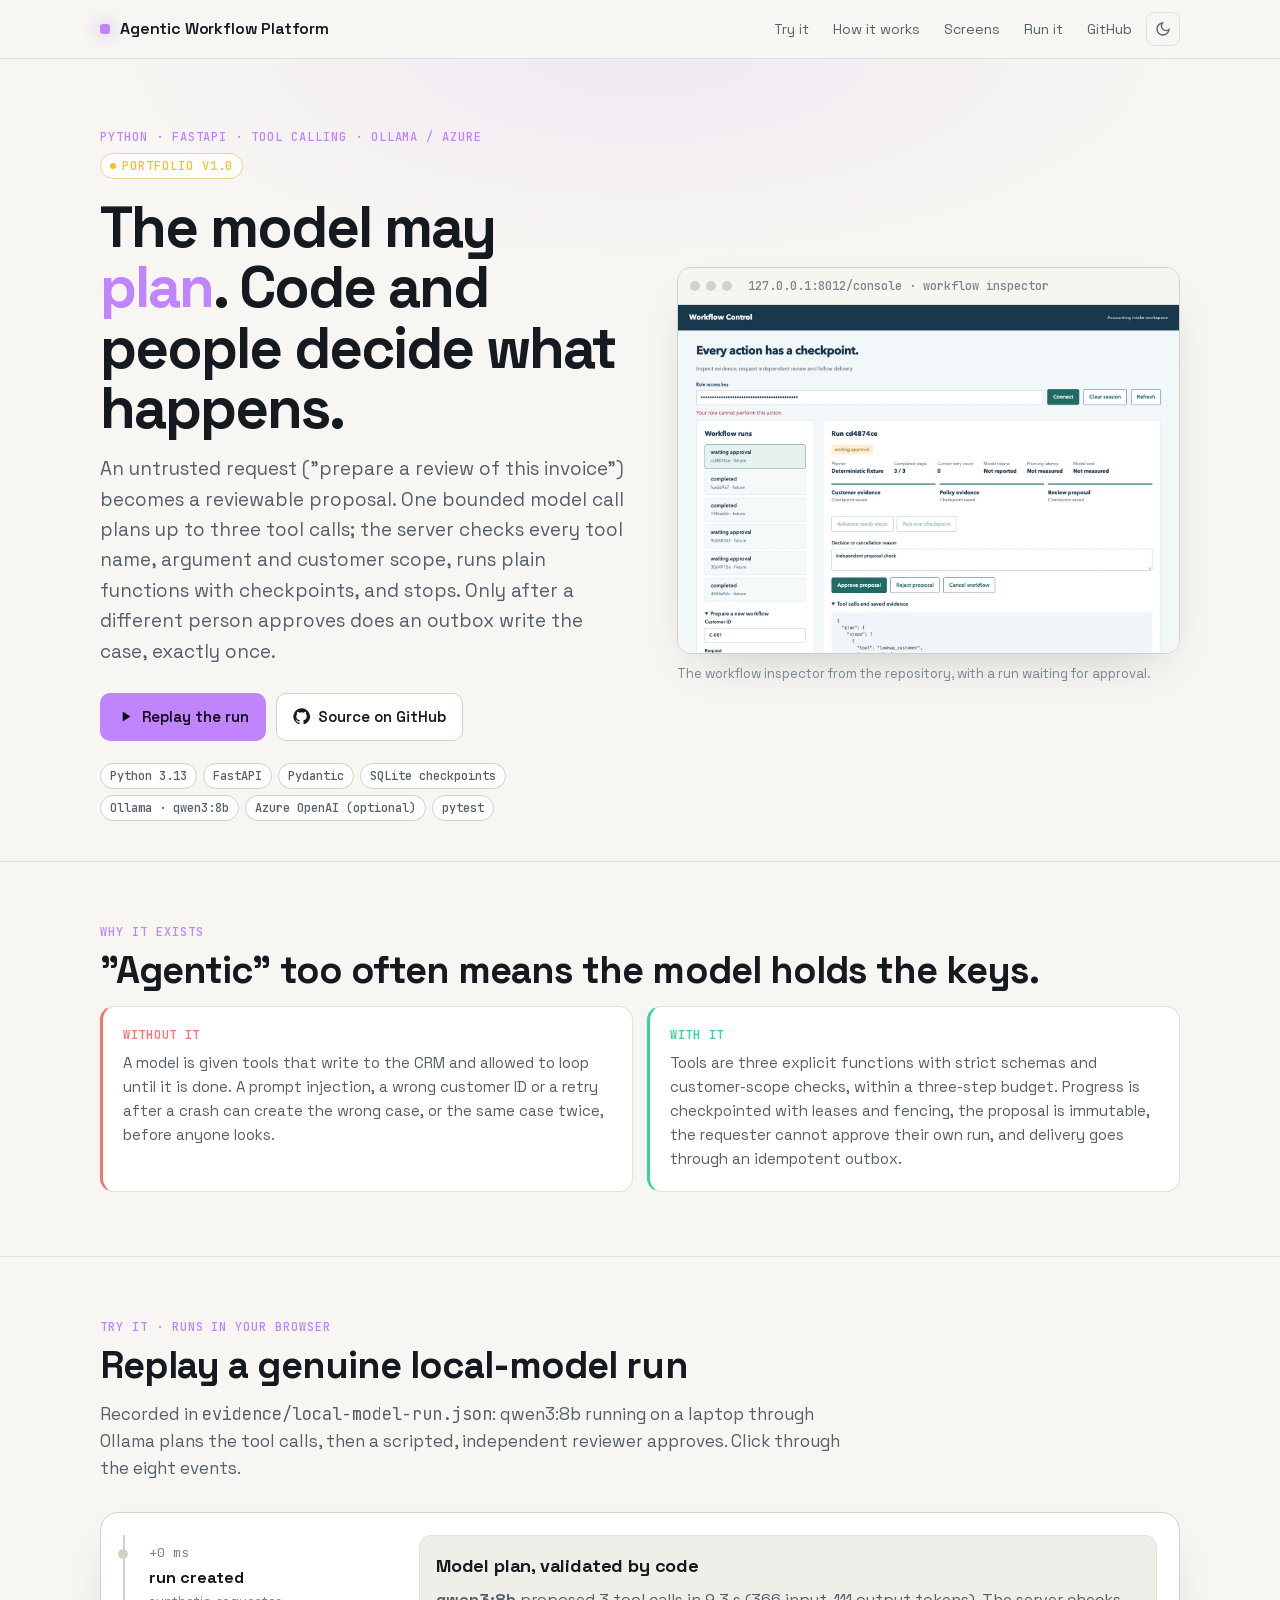
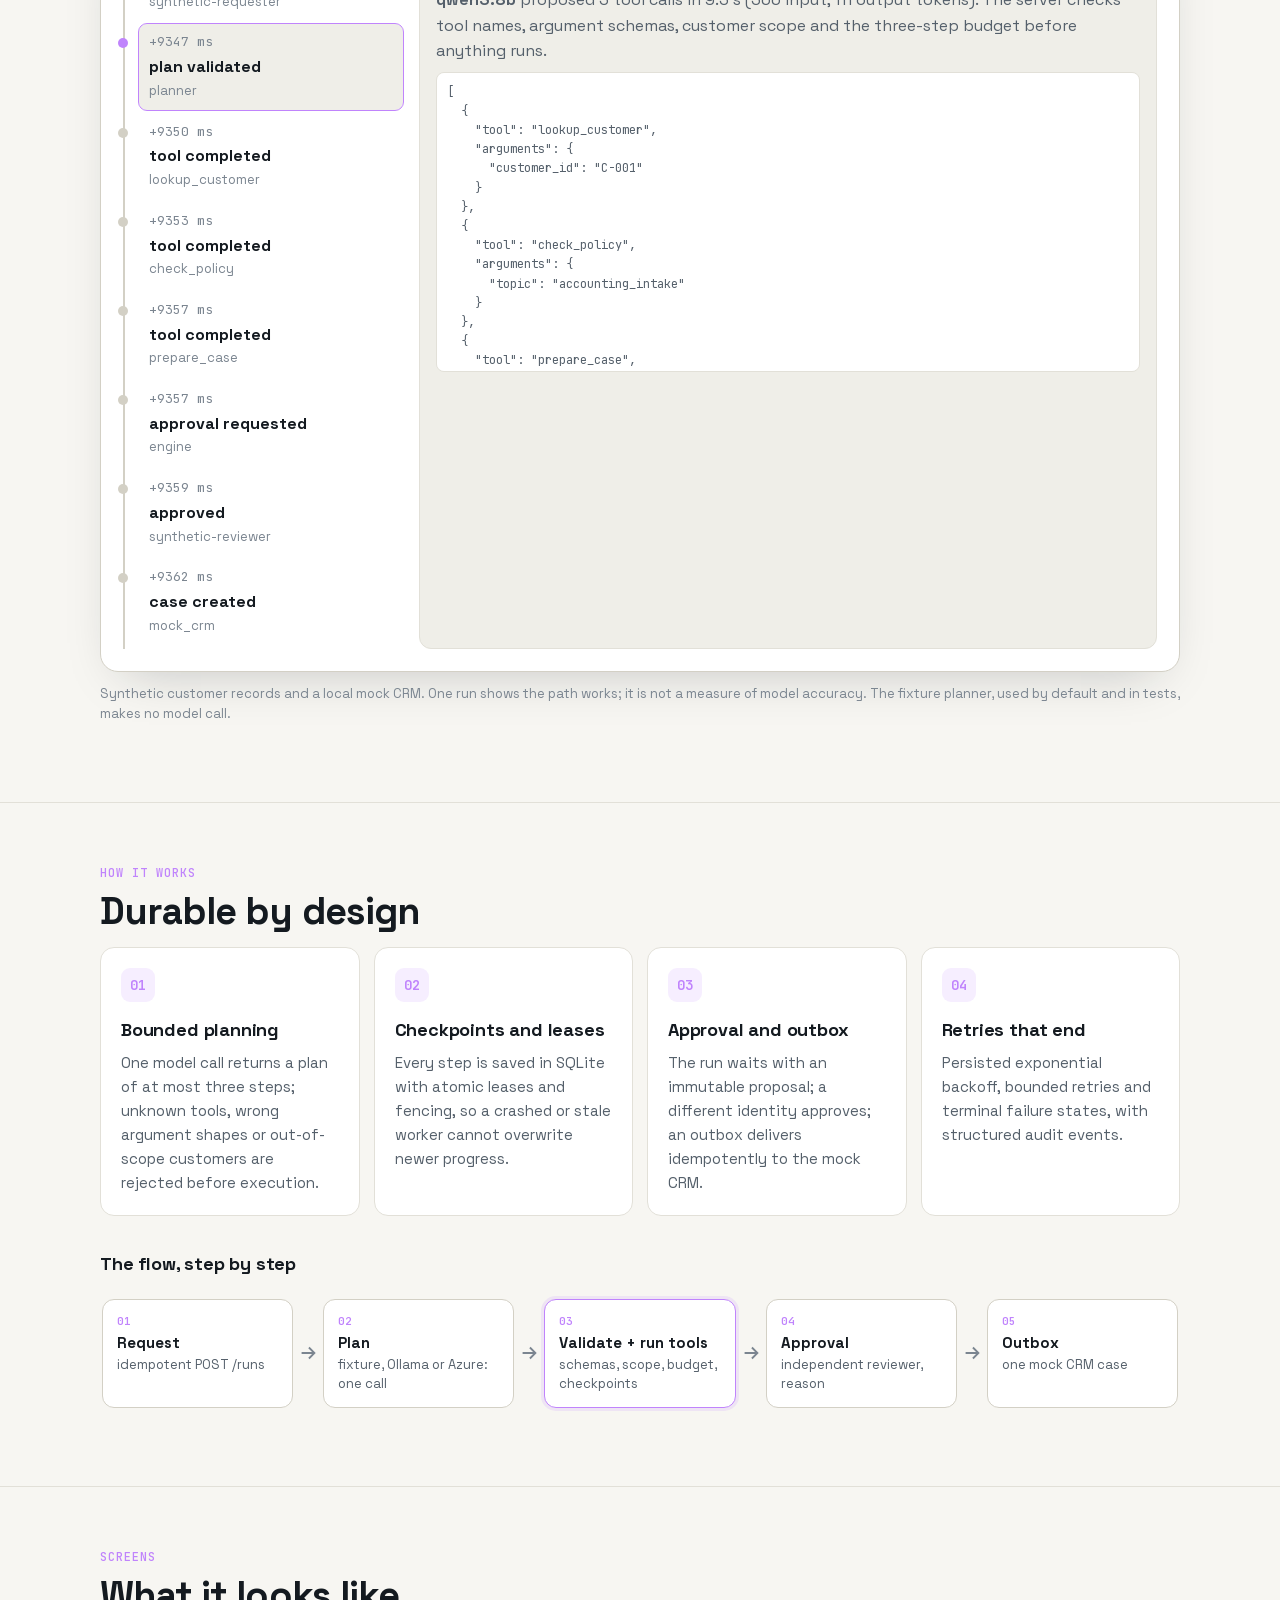
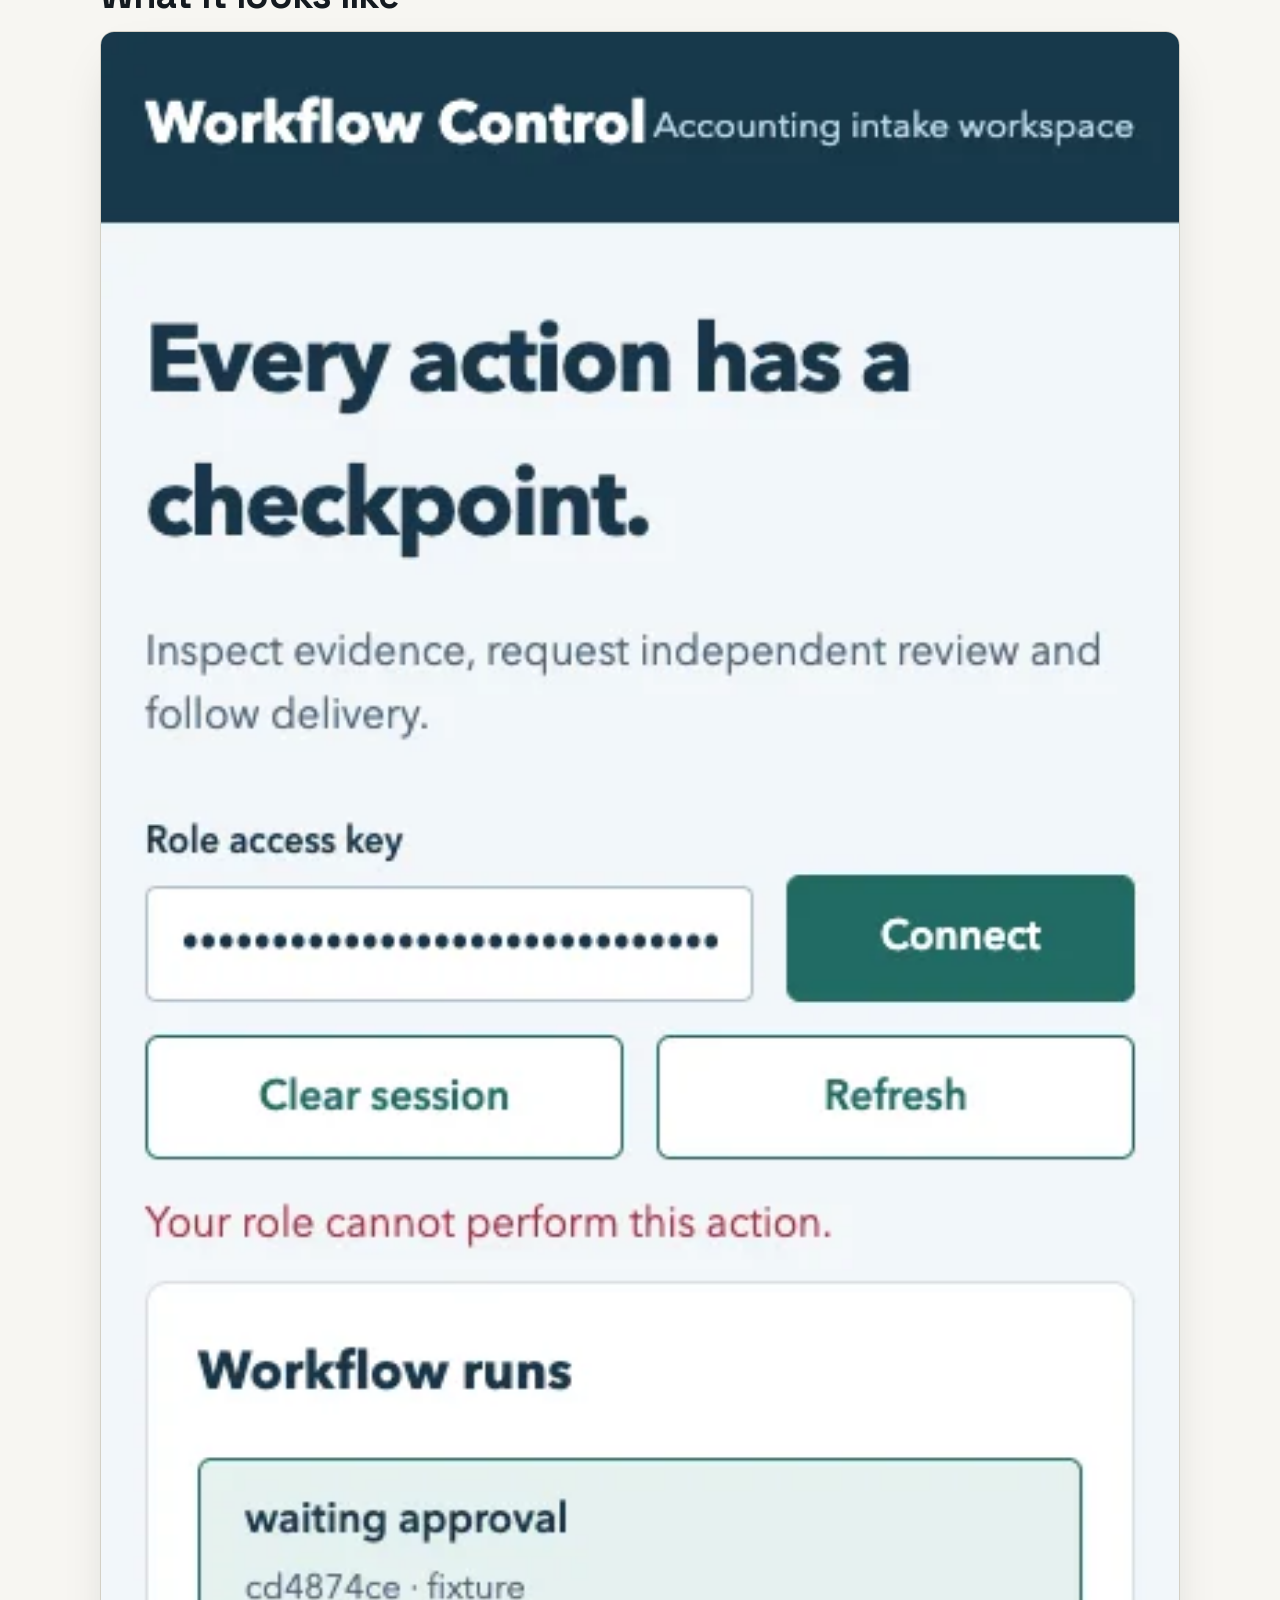
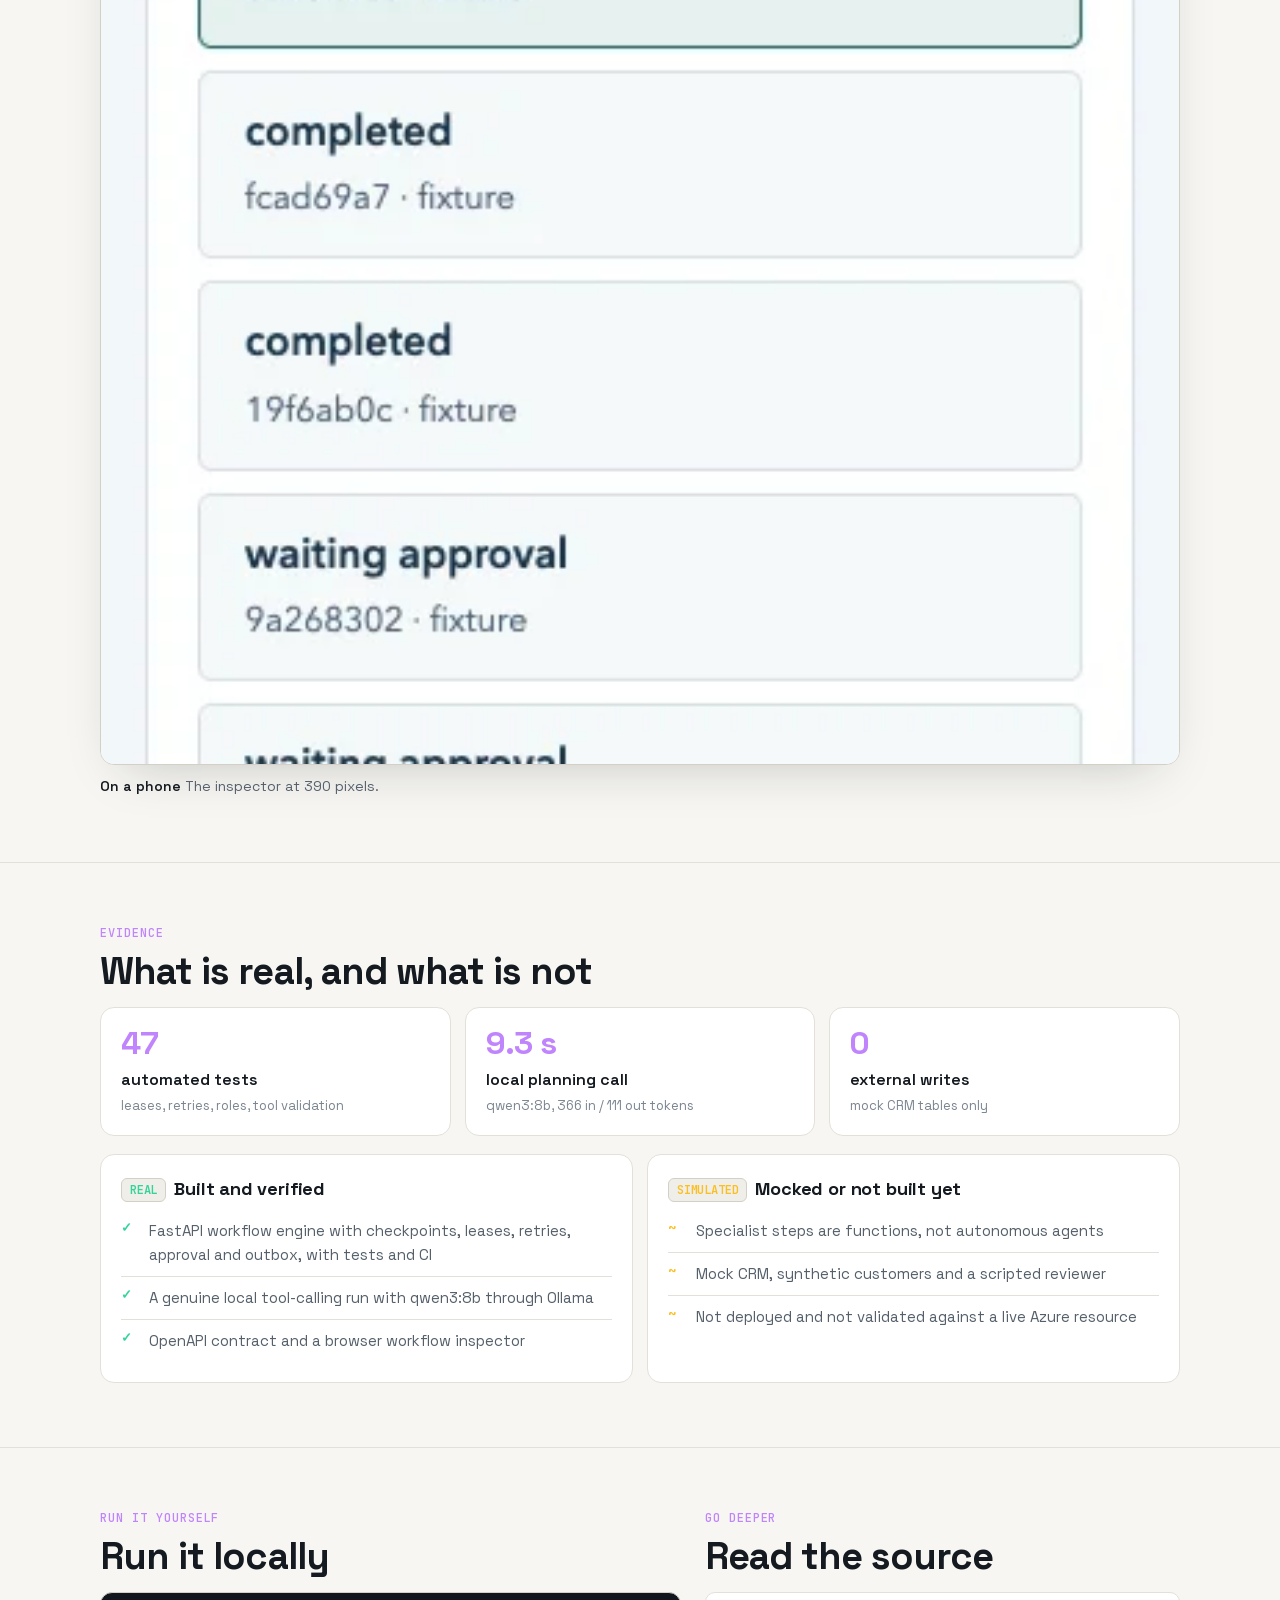
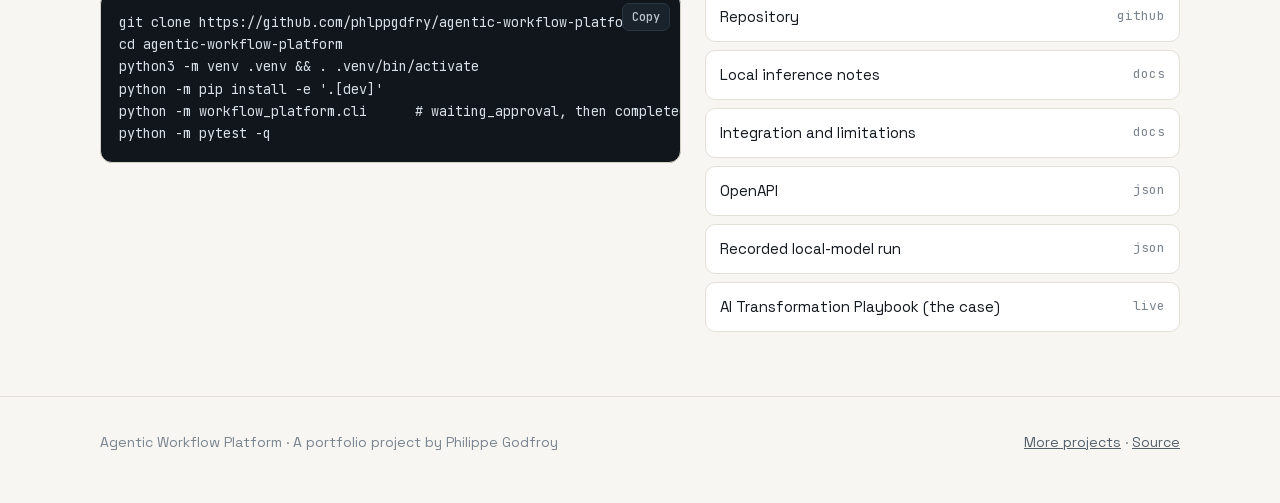
<file: site/index.html>
<!doctype html>
<html lang="en">
<head>
<meta charset="utf-8"><meta name="viewport" content="width=device-width,initial-scale=1">
<title>Agentic Workflow Platform — a model proposes tool calls, code checks them, a person approves</title>
<meta name="description" content="A durable accounting-intake workflow: a local or Azure model plans bounded tool calls, the server validates scope and schemas, an independent reviewer approves, and an outbox writes once to a mock CRM. Replay a genuine local-model run.">
<link rel="canonical" href="https://phlppgdfry.github.io/agentic-workflow-platform/">
<meta property="og:type" content="website"><meta property="og:title" content="Agentic Workflow Platform — a model proposes tool calls, code checks them, a person approves"><meta property="og:description" content="A durable accounting-intake workflow: a local or Azure model plans bounded tool calls, the server validates scope and schemas, an independent reviewer approves, and an outbox writes once to a mock CRM. Replay a genuine local-model run.">
<meta property="og:url" content="https://phlppgdfry.github.io/agentic-workflow-platform/"><meta property="og:image" content="https://phlppgdfry.github.io/agentic-workflow-platform/og.jpg"><meta name="twitter:card" content="summary_large_image">
<meta name="theme-color" content="#0a0d12">
<link rel="icon" href="data:image/svg+xml,%3Csvg xmlns='http://www.w3.org/2000/svg' viewBox='0 0 32 32'%3E%3Crect width='32' height='32' rx='8' fill='%23c084fc'/%3E%3C/svg%3E">
<link rel="preload" href="assets/space-grotesk-latin.woff2" as="font" type="font/woff2" crossorigin>
<link rel="stylesheet" href="assets/showcase.css">
<style>:root{--brand:#c084fc;--accent-ink:#14051f}
.aw-grid{display:grid;grid-template-columns:280px 1fr;gap:16px}
.aw-grid>*{min-width:0}
@media (max-width:800px){.aw-grid{grid-template-columns:1fr}}
.aw-timeline{list-style:none;margin:0;padding:0 0 0 14px;border-left:2px solid var(--line2)}
.aw-timeline li{position:relative;display:flex;flex-direction:column;gap:1px;padding:8px 10px;margin-bottom:4px;border-radius:8px;cursor:pointer}
.aw-timeline li::before{content:"";position:absolute;left:-21px;top:14px;width:10px;height:10px;border-radius:50%;background:var(--line2)}
.aw-timeline li:hover{background:var(--bg2)}
.aw-timeline li[aria-current="true"]{background:var(--bg2);outline:1px solid var(--accent)}
.aw-timeline li[aria-current="true"]::before{background:var(--accent)}
.aw-detail{background:var(--bg2);border:1px solid var(--line);border-radius:12px;padding:16px;min-height:340px}
.aw-detail h3{margin:0 0 6px}
.aw-detail p{color:var(--muted);margin:0 0 6px}
.aw-pre{background:var(--card);border:1px solid var(--line);border-radius:8px;padding:10px;font-size:12px;color:var(--muted);overflow:auto;max-height:300px;margin:8px 0 0}
</style>
</head>
<body>
<div class="top"><div class="wrap">
  <a class="brand" href="#"><i class="dot"></i><span>Agentic Workflow Platform</span></a>
  <nav><a class="" href="#demo">Try it</a><a class="" href="#how">How it works</a><a class="hide-sm" href="#screens">Screens</a><a class="hide-sm" href="#run">Run it</a><a href="https://github.com/phlppgdfry/agentic-workflow-platform" aria-label="GitHub repository">GitHub</a><button class="theme" type="button" aria-label="Toggle light or dark theme"><svg width="16" height="16" viewBox="0 0 24 24" fill="none" stroke="currentColor" stroke-width="2"><path d="M21 12.8A9 9 0 1 1 11.2 3a7 7 0 0 0 9.8 9.8z"/></svg></button></nav>
</div></div>
<main>
<header class="hero"><div class="wrap grid">
  <div>
    <div class="kicker"><span>Python · FastAPI · tool calling · Ollama / Azure</span><span class="chip status">Portfolio v1.0</span></div>
    <h1>The model may <em>plan</em>. Code and people decide what happens.</h1>
    <p class="lede">An untrusted request ("prepare a review of this invoice") becomes a reviewable proposal. One bounded model call plans up to three tool calls; the server checks every tool name, argument and customer scope, runs plain functions with checkpoints, and stops. Only after a different person approves does an outbox write the case, exactly once.</p>
    <div class="ctas"><a class="btn primary" href="#demo"><svg viewBox="0 0 24 24" fill="currentColor"><path d="M8 5v14l11-7z"/></svg> Replay the run</a><a class="btn" href="https://github.com/phlppgdfry/agentic-workflow-platform"><svg viewBox="0 0 24 24" fill="currentColor"><path d="M12 .5a11.5 11.5 0 0 0-3.64 22.41c.58.1.79-.25.79-.56v-2c-3.2.7-3.88-1.37-3.88-1.37-.53-1.33-1.28-1.69-1.28-1.69-1.05-.72.08-.7.08-.7 1.16.08 1.77 1.19 1.77 1.19 1.03 1.77 2.7 1.26 3.36.96.1-.75.4-1.26.73-1.55-2.55-.29-5.24-1.28-5.24-5.69 0-1.26.45-2.29 1.19-3.1-.12-.29-.52-1.46.11-3.05 0 0 .97-.31 3.17 1.18a11 11 0 0 1 5.77 0c2.2-1.49 3.17-1.18 3.17-1.18.63 1.59.23 2.76.11 3.05.74.81 1.19 1.84 1.19 3.1 0 4.42-2.7 5.39-5.26 5.68.41.36.78 1.06.78 2.14v3.17c0 .31.21.67.8.56A11.5 11.5 0 0 0 12 .5Z"/></svg> Source on GitHub</a></div>
    <div class="stack"><span class="chip">Python 3.13</span><span class="chip">FastAPI</span><span class="chip">Pydantic</span><span class="chip">SQLite checkpoints</span><span class="chip">Ollama · qwen3:8b</span><span class="chip">Azure OpenAI (optional)</span><span class="chip">pytest</span></div>
  </div>
  <div class="hero-visual"><div class="frame"><div class="bar"><i></i><i></i><i></i><b>127.0.0.1:8012/console · workflow inspector</b></div><img src="img/evidence-screenshots-desktop.webp" alt="Agentic Workflow Platform" width="1440" height="1000"></div><div class="caption">The workflow inspector from the repository, with a run waiting for approval.</div></div>
</div></header>
<section id="why"><div class="wrap">
  <p class="eyebrow">Why it exists</p><h2>"Agentic" too often means the model holds the keys.</h2>
  <div class="problem">
    <div class="card before"><div class="label">Without it</div><p>A model is given tools that write to the CRM and allowed to loop until it is done. A prompt injection, a wrong customer ID or a retry after a crash can create the wrong case, or the same case twice, before anyone looks.</p></div>
    <div class="card after"><div class="label">With it</div><p>Tools are three explicit functions with strict schemas and customer-scope checks, within a three-step budget. Progress is checkpointed with leases and fencing, the proposal is immutable, the requester cannot approve their own run, and delivery goes through an idempotent outbox.</p></div>
  </div>
</div></section>
<section id="demo"><div class="wrap">
  <p class="eyebrow">Try it · runs in your browser</p><h2>Replay a genuine local-model run</h2>
  <p class="sub">Recorded in <code>evidence/local-model-run.json</code>: qwen3:8b running on a laptop through Ollama plans the tool calls, then a scripted, independent reviewer approves. Click through the eight events.</p>
  <div class="demo"><div class="aw-grid">
  <ol class="aw-timeline" id="aw-tl"></ol>
  <div class="aw-detail" id="aw-detail"></div>
</div>
</div>
  <p class="note">Synthetic customer records and a local mock CRM. One run shows the path works; it is not a measure of model accuracy. The fixture planner, used by default and in tests, makes no model call.</p>
</div></section>
<section id="how"><div class="wrap">
  <p class="eyebrow">How it works</p><h2>Durable by design</h2>
  
  <div class="cards"><div class="card"><div class="ic">01</div><h3>Bounded planning</h3><p>One model call returns a plan of at most three steps; unknown tools, wrong argument shapes or out-of-scope customers are rejected before execution.</p></div><div class="card"><div class="ic">02</div><h3>Checkpoints and leases</h3><p>Every step is saved in SQLite with atomic leases and fencing, so a crashed or stale worker cannot overwrite newer progress.</p></div><div class="card"><div class="ic">03</div><h3>Approval and outbox</h3><p>The run waits with an immutable proposal; a different identity approves; an outbox delivers idempotently to the mock CRM.</p></div><div class="card"><div class="ic">04</div><h3>Retries that end</h3><p>Persisted exponential backoff, bounded retries and terminal failure states, with structured audit events.</p></div></div>
  <h3 style="margin:34px 0 14px">The flow, step by step</h3><div class="flow" role="list"><div class="node"><div class="n">01</div><b>Request</b><small>idempotent POST /runs</small></div><div class="arrow" aria-hidden="true"><svg viewBox="0 0 24 24" fill="none" stroke="currentColor" stroke-width="2"><path d="M5 12h14M13 6l6 6-6 6"/></svg></div><div class="node"><div class="n">02</div><b>Plan</b><small>fixture, Ollama or Azure: one call</small></div><div class="arrow" aria-hidden="true"><svg viewBox="0 0 24 24" fill="none" stroke="currentColor" stroke-width="2"><path d="M5 12h14M13 6l6 6-6 6"/></svg></div><div class="node hl"><div class="n">03</div><b>Validate + run tools</b><small>schemas, scope, budget, checkpoints</small></div><div class="arrow" aria-hidden="true"><svg viewBox="0 0 24 24" fill="none" stroke="currentColor" stroke-width="2"><path d="M5 12h14M13 6l6 6-6 6"/></svg></div><div class="node"><div class="n">04</div><b>Approval</b><small>independent reviewer, reason</small></div><div class="arrow" aria-hidden="true"><svg viewBox="0 0 24 24" fill="none" stroke="currentColor" stroke-width="2"><path d="M5 12h14M13 6l6 6-6 6"/></svg></div><div class="node"><div class="n">05</div><b>Outbox</b><small>one mock CRM case</small></div></div>
</div></section>
<section id="screens"><div class="wrap">
  <p class="eyebrow">Screens</p><h2>What it looks like</h2>
  
  <div class="gallery"><figure data-zoom="On a phone — The inspector at 390 pixels."><div class="frame"><img src="img/evidence-screenshots-mobile.webp" alt="On a phone" width="390" height="844" loading="lazy" decoding="async"></div><figcaption><b>On a phone</b> The inspector at 390 pixels.</figcaption></figure></div>
</div></section>
<section id="evidence"><div class="wrap">
  <p class="eyebrow">Evidence</p><h2>What is real, and what is not</h2>
  
  <div class="metrics"><div class="metric"><div class="v">47</div><div class="l">automated tests</div><div class="s">leases, retries, roles, tool validation</div></div><div class="metric"><div class="v">9.3 s</div><div class="l">local planning call</div><div class="s">qwen3:8b, 366 in / 111 out tokens</div></div><div class="metric"><div class="v">0</div><div class="l">external writes</div><div class="s">mock CRM tables only</div></div></div>
  <div class="honest" style="margin-top:18px">
      <div class="card real"><h3><span class="pill ok">REAL</span> Built and verified</h3><ul><li>FastAPI workflow engine with checkpoints, leases, retries, approval and outbox, with tests and CI</li><li>A genuine local tool-calling run with qwen3:8b through Ollama</li><li>OpenAPI contract and a browser workflow inspector</li></ul></div>
      <div class="card sim"><h3><span class="pill warn">SIMULATED</span> Mocked or not built yet</h3><ul><li>Specialist steps are functions, not autonomous agents</li><li>Mock CRM, synthetic customers and a scripted reviewer</li><li>Not deployed and not validated against a live Azure resource</li></ul></div></div>
</div></section>
<section id="run"><div class="wrap two">
  <div><p class="eyebrow">Run it yourself</p><h2>Run it locally</h2>
  
  <div class="code"><button class="copy" type="button">Copy</button><pre><code>git clone https://github.com/phlppgdfry/agentic-workflow-platform
cd agentic-workflow-platform
python3 -m venv .venv &amp;&amp; . .venv/bin/activate
python -m pip install -e &#x27;.[dev]&#x27;
python -m workflow_platform.cli      # waiting_approval, then completed
python -m pytest -q</code></pre></div></div>
  <div><p class="eyebrow">Go deeper</p><h2>Read the source</h2>
  <div class="links"><a href="https://github.com/phlppgdfry/agentic-workflow-platform"><span>Repository</span><span>github</span></a><a href="https://github.com/phlppgdfry/agentic-workflow-platform/blob/HEAD/docs/local-inference.md"><span>Local inference notes</span><span>docs</span></a><a href="https://github.com/phlppgdfry/agentic-workflow-platform/blob/HEAD/docs/portfolio-integration.md"><span>Integration and limitations</span><span>docs</span></a><a href="https://github.com/phlppgdfry/agentic-workflow-platform/blob/HEAD/docs/openapi.json"><span>OpenAPI</span><span>json</span></a><a href="https://github.com/phlppgdfry/agentic-workflow-platform/blob/HEAD/evidence/local-model-run.json"><span>Recorded local-model run</span><span>json</span></a><a href="https://phlppgdfry.github.io/ai-transformation-playbook/"><span>AI Transformation Playbook (the case)</span><span>live</span></a></div></div>
</div></section></main>
<footer><div class="wrap">
  <span>Agentic Workflow Platform · A portfolio project by Philippe Godfroy</span>
  <span><a href="https://www.philippegodfroy.com/work">More projects</a> · <a href="https://github.com/phlppgdfry/agentic-workflow-platform">Source</a></span>
</div></footer>
<script src="assets/showcase.js"></script>

<script src="assets/demo.js" type="module"></script>
</body></html>
</file>
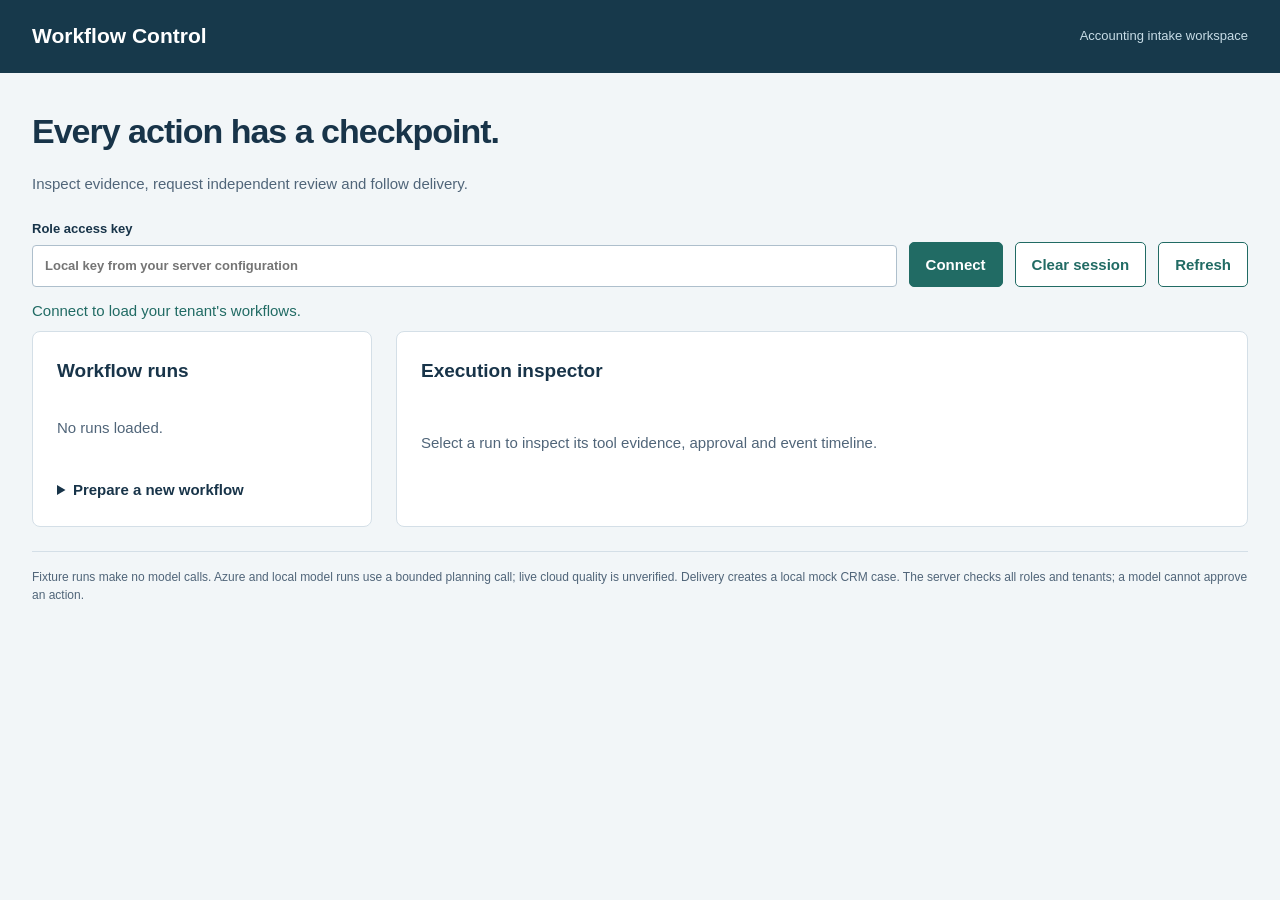
<file: src/workflow_platform/console.html>
<!doctype html><html lang="en"><head><meta charset="utf-8"><meta name="viewport" content="width=device-width,initial-scale=1"><link rel="icon" href="data:,">
<title>Workflow Control</title>
<style>
:root{--ink:#183449;--muted:#506579;--line:#d4dfe7;--accent:#216b64;--bg:#f2f6f8}*{box-sizing:border-box}body{margin:0;background:var(--bg);color:var(--ink);font:15px/1.55 'Avenir Next','Segoe UI',sans-serif}button,input,textarea{font:inherit}button{padding:10px 16px;border:1px solid var(--accent);background:var(--accent);color:white;border-radius:5px;cursor:pointer;font-weight:600}button.secondary{color:var(--accent);background:white}button:disabled{opacity:.45;cursor:default}button:focus-visible,input:focus-visible,textarea:focus-visible,a:focus-visible{outline:3px solid #b56b00;outline-offset:3px}input,textarea{display:block;width:100%;padding:10px 12px;border:1px solid #aebfcc;border-radius:4px;background:white;color:var(--ink);margin:5px 0 12px}label{font-size:13px;font-weight:600}header{background:#17394b;color:white;padding:20px 32px;display:flex;align-items:center;justify-content:space-between}header strong{font-size:21px}header span{color:#c7dce6;font-size:13px}main{max-width:1400px;margin:auto;padding:32px}h1{font-size:34px;letter-spacing:-1px;margin:0}h2{font-size:19px;margin:0 0 16px}h3{font-size:15px}p{max-width:75ch}.muted,small{color:var(--muted)}.session{display:flex;gap:12px;align-items:end;margin:24px 0 12px;flex-wrap:wrap}.session label{flex:1;min-width:220px}.session input{margin-bottom:0}.message{min-height:32px;color:var(--accent)}.message.error{color:#a52c41}.workspace{display:grid;grid-template-columns:340px minmax(0,1fr);gap:24px}.panel{background:white;border:1px solid var(--line);border-radius:8px;padding:24px}.runs{display:grid;gap:8px;margin-bottom:24px}.run{text-align:left;background:#f5f9fa;color:var(--ink);border-color:var(--line);font-weight:400;overflow-wrap:anywhere}.run strong{display:block;font-weight:600}.run.selected{border-color:var(--accent);background:#e5f2ef}.toolbar{display:flex;gap:10px;flex-wrap:wrap;margin:20px 0}.status{padding:4px 10px;border-radius:4px;background:#e7f0f4;font-size:13px;display:inline-block}.status.waiting_approval{background:#fff0d5;color:#835300}.status.completed{background:#e2f3e9;color:#226448}.status.failed,.status.cancelled{background:#f7e8ea;color:#9f2f40}.steps{display:grid;grid-template-columns:repeat(3,1fr);gap:12px;margin:24px 0}.step{border-top:3px solid var(--line);padding:12px 0}.step.done{border-color:var(--accent)}.step strong{display:block}.step small{display:block}.timeline{padding:0;list-style:none}.timeline li{border-left:2px solid #c5d8dc;padding:0 0 18px 18px;position:relative}.timeline li:before{content:'';width:8px;height:8px;background:var(--accent);border-radius:50%;position:absolute;left:-5px;top:7px}.timeline time{font-size:12px;color:var(--muted);display:block}.facts{display:flex;gap:30px;flex-wrap:wrap;margin:18px 0}.facts span{display:block;font-size:12px;color:var(--muted)}pre{font:12px/1.6 ui-monospace,monospace;white-space:pre-wrap;overflow-wrap:anywhere;padding:16px;background:#f1f5f7;max-height:300px;overflow:auto}summary{cursor:pointer;font-weight:600}footer{font-size:12px;color:var(--muted);margin-top:24px;border-top:1px solid var(--line);padding-top:16px}.empty{padding:30px 0;color:var(--muted)}@media(max-width:850px){main{padding:24px 16px}.workspace{grid-template-columns:1fr}.steps{grid-template-columns:1fr}.panel{padding:18px}header{padding:18px 16px}.session button{flex:1}}
</style></head><body><header><strong>Workflow Control</strong><span>Accounting intake workspace</span></header><main><h1>Every action has a checkpoint.</h1><p class="muted">Inspect evidence, request independent review and follow delivery.</p>
<form id="session" class="session"><label>Role access key<input id="key" type="password" autocomplete="off" required placeholder="Local key from your server configuration"></label><button>Connect</button><button type="button" class="secondary" id="clear">Clear session</button><button type="button" class="secondary" id="refresh">Refresh</button></form><div id="message" class="message" role="status" aria-live="polite">Connect to load your tenant's workflows.</div>
<div class="workspace"><aside class="panel"><h2>Workflow runs</h2><div class="runs" id="runs"><p class="muted">No runs loaded.</p></div><details><summary>Prepare a new workflow</summary><form id="create"><label>Customer ID<input id="customer" value="C-001" required pattern="C-[0-9]{3}"></label><label>Request<textarea id="request" rows="4" required maxlength="4000">Review the synthetic accounting intake.</textarea></label><label>Idempotency key<input id="idem" required minlength="8" maxlength="100"></label><button>Create workflow</button></form></details></aside>
<section class="panel" id="detail"><h2>Execution inspector</h2><p class="empty">Select a run to inspect its tool evidence, approval and event timeline.</p></section></div><footer>Fixture runs make no model calls. Azure and local model runs use a bounded planning call; live cloud quality is unverified. Delivery creates a local mock CRM case. The server checks all roles and tenants; a model cannot approve an action.</footer></main>
<script>
(()=>{'use strict';const $=id=>document.getElementById(id);let key='',selected=null;function el(tag,text,cls){const e=document.createElement(tag);if(text!==undefined)e.textContent=text;if(cls)e.className=cls;return e}function notice(text,error=false){$('message').textContent=text;$('message').className='message'+(error?' error':'')}async function api(path,method='GET',body,headers={}){if(!key)throw Error('Connect with a configured role key first.');const requestKey=key;const r=await fetch(path,{method,headers:{'X-API-Key':key,'Content-Type':'application/json',...headers},...(body?{body:JSON.stringify(body)}:{})});const d=await r.json();if(requestKey!==key)throw Error('Identity changed. Reload the current session.');if(!r.ok)throw Error(({401:'Access key rejected.',403:'Your role cannot perform this action.',404:'Run not available in your tenant.',409:'State changed or another worker is active. Refresh before retrying.',422:'Check the request fields.'})[r.status]||'Request failed; inspect the service configuration.');return d}async function guard(work){try{await work()}catch(e){notice(e.message,true)}}
async function load(){notice('Loading workflows…');const rows=await api('/runs');$('runs').replaceChildren();if(!rows.length)$('runs').append(el('p','No workflows yet. Create a synthetic request.','muted'));for(const row of rows){const b=el('button',undefined,'run'+(row.id===selected?' selected':''));b.append(el('strong',row.status.replaceAll('_',' ')),el('small',row.id.slice(0,8)+' · '+row.mode));b.onclick=()=>guard(()=>show(row.id));$('runs').append(b)}notice(rows.length+' workflows loaded.');if(selected)await show(selected)}
async function show(id){selected=id;$('detail').replaceChildren(el('h2','Loading execution…'));const run=await api('/runs/'+id),events=await api('/runs/'+id+'/events');const box=$('detail');box.replaceChildren(el('h2','Run '+id.slice(0,8)),el('span',run.status.replaceAll('_',' '),'status '+run.status));const facts=el('div',undefined,'facts');for(const [label,value]of [['Planner',({fixture:'Deterministic fixture',azure:'Azure tool calling',ollama:'Local model tool calling'})[run.mode]||run.mode],['Completed steps',run.cursor+' / 3'],['Current retry count',run.attempts],['Model tokens',run.plan?.usage?run.plan.usage.input_tokens+' in / '+run.plan.usage.output_tokens+' out':'Not reported'],['Planning latency',run.plan?.usage?run.plan.usage.latency_ms+' ms':'Not measured'],['Model cost','Not measured']]){const item=el('div');item.append(el('span',label),el('strong',String(value)));facts.append(item)}box.append(facts);if(run.last_error)box.append(el('p','Last error: '+run.last_error));const steps=el('div',undefined,'steps');for(const [index,title]of ['Customer evidence','Policy evidence','Review proposal'].entries()){const s=el('div',undefined,'step'+(run.cursor>index?' done':''));s.append(el('strong',title),el('small',run.cursor>index?'Checkpoint saved':'Pending'));steps.append(s)}box.append(steps);const toolbar=el('div',undefined,'toolbar');for(const [text,route]of [['Advance ready steps','drain'],['Run one checkpoint','tick']]){const b=el('button',text,'secondary');b.disabled=!['queued','running','approved'].includes(run.status);b.onclick=()=>guard(async()=>{b.disabled=true;try{await api('/runs/'+id+'/'+route,'POST');await load()}finally{if(b.isConnected)b.disabled=false}});toolbar.append(b)}box.append(toolbar);const label=el('label','Decision or cancellation reason');const reason=el('textarea');reason.id='reason';reason.rows=2;reason.maxLength=500;label.append(reason);box.append(label);const actions=el('div',undefined,'toolbar');for(const [text,approve]of [['Approve proposal',true],['Reject proposal',false]]){const b=el('button',text,approve?'':'secondary');b.disabled=run.status!=='waiting_approval';b.onclick=()=>guard(async()=>{if(reason.value.trim().length<5)throw Error('Provide a reason of at least five characters.');b.disabled=true;try{await api('/runs/'+id+'/decision','POST',{approve,reason:reason.value.trim()});await load()}finally{if(b.isConnected)b.disabled=false}});actions.append(b)}const cancel=el('button','Cancel workflow','secondary');cancel.disabled=['completed','cancelled','failed','rejected'].includes(run.status);cancel.onclick=()=>guard(async()=>{if(reason.value.trim().length<5)throw Error('Provide a cancellation reason.');await api('/runs/'+id+'/cancel','POST',{reason:reason.value.trim()});await load()});actions.append(cancel);box.append(actions);if(run.decision)box.append(el('p','Decision by '+run.decision.actor+': '+run.decision.reason));const evidence=el('details'),summary=el('summary','Tool calls and saved evidence');evidence.append(summary,el('pre',JSON.stringify({plan:run.plan,receipts:run.tool_results},null,2)));box.append(evidence,el('h3','Event timeline'));const timeline=el('ol',undefined,'timeline');for(const event of events){const item=el('li');item.append(el('strong',event.kind.replaceAll('_',' ')),el('time',new Date(event.at*1000).toLocaleString()),el('small',event.actor));timeline.append(item)}box.append(timeline)}
$('session').onsubmit=e=>{e.preventDefault();key=$('key').value;selected=null;$('runs').replaceChildren();$('detail').replaceChildren(el('h2','Execution inspector'),el('p','Select a run for this identity.'));guard(load)};$('refresh').onclick=()=>guard(load);$('clear').onclick=()=>{key='';selected=null;$('key').value='';$('runs').replaceChildren(el('p','Session cleared.'));$('detail').replaceChildren(el('h2','Execution inspector'),el('p','Connect and select a run.'));notice('Key and loaded data cleared.')};$('idem').value='console-'+Date.now();$('create').onsubmit=e=>{e.preventDefault();guard(async()=>{const response=await api('/runs','POST',{customer_id:$('customer').value,message:$('request').value},{'Idempotency-Key':$('idem').value});selected=response.run.id;await load();notice('Workflow created. Advance steps to prepare the proposal.')})};})();
</script></body></html>
</file>
<file: site/assets/showcase.css>
/* Showcase kit — shared styles for project pages. Self-hosted fonts, no external requests. */
@font-face{font-family:'Space Grotesk';font-style:normal;font-weight:400 700;font-display:swap;src:url('space-grotesk-latin.woff2') format('woff2')}
@font-face{font-family:'JetBrains Mono';font-style:normal;font-weight:300 700;font-display:swap;src:url('jetbrains-mono-latin.woff2') format('woff2')}

:root{
  --bg:#0a0d12; --bg2:#0e131a; --card:#111821; --card2:#151e29; --line:#1f2a37; --line2:#2a3746;
  --fg:#e6ece9; --muted:#93a1ad; --dim:#66737f;
  --accent:var(--brand,#34d399); --accent-ink:#06110c;
  --ok:#34d399; --warn:#fbbf24; --bad:#f87171; --info:#60a5fa;
  --radius:14px; --shadow:0 20px 60px -20px rgba(0,0,0,.6);
  --mono:'JetBrains Mono',ui-monospace,SFMono-Regular,Menlo,monospace;
  --sans:'Space Grotesk',system-ui,-apple-system,Segoe UI,sans-serif;
  color-scheme:dark;
}
@media (prefers-color-scheme:light){
  :root:not([data-theme="dark"]){
    --bg:#f7f6f2; --bg2:#efeee8; --card:#ffffff; --card2:#f6f5f0; --line:#e2e0d8; --line2:#d3d0c5;
    --fg:#141a20; --muted:#55606b; --dim:#7b8590; --shadow:0 20px 50px -24px rgba(20,26,32,.25); color-scheme:light;
  }
}
:root[data-theme="light"]{
  --bg:#f7f6f2; --bg2:#efeee8; --card:#ffffff; --card2:#f6f5f0; --line:#e2e0d8; --line2:#d3d0c5;
  --fg:#141a20; --muted:#55606b; --dim:#7b8590; --shadow:0 20px 50px -24px rgba(20,26,32,.25); color-scheme:light;
}
*{box-sizing:border-box}
html{scroll-behavior:smooth;-webkit-text-size-adjust:100%}
body{margin:0;background:var(--bg);color:var(--fg);font:16px/1.6 var(--sans);-webkit-font-smoothing:antialiased;overflow-x:hidden}
a{color:inherit}
img{max-width:100%;display:block}
code,pre,kbd,.mono{font-family:var(--mono);font-variant-ligatures:none}
.wrap{max-width:1120px;margin:0 auto;padding:0 20px}
@media (max-width:520px){.wrap{padding:0 16px}}

/* top bar */
.top{position:sticky;top:0;z-index:20;backdrop-filter:saturate(1.4) blur(12px);-webkit-backdrop-filter:saturate(1.4) blur(12px);background:color-mix(in srgb,var(--bg) 78%,transparent);border-bottom:1px solid var(--line)}
.top .wrap{display:flex;align-items:center;gap:16px;height:58px}
.brand{display:flex;align-items:center;gap:10px;text-decoration:none;font-weight:600;letter-spacing:-.01em;min-width:0}
.brand .dot{width:10px;height:10px;border-radius:3px;background:var(--accent);box-shadow:0 0 18px var(--accent);flex:none}
.brand span{white-space:nowrap;overflow:hidden;text-overflow:ellipsis}
.top nav{margin-left:auto;display:flex;gap:4px;align-items:center}
.top nav a{font-size:14px;color:var(--muted);text-decoration:none;padding:6px 10px;border-radius:8px}
.top nav a:hover{color:var(--fg);background:var(--card)}
@media (max-width:760px){.top nav a.hide-sm{display:none}}
@media (max-width:520px){.top nav a:not(:first-child):not([aria-label]){display:none}.top nav a{padding:6px 8px}}
.theme{background:none;border:1px solid var(--line);color:var(--muted);border-radius:8px;width:34px;height:34px;cursor:pointer;display:grid;place-items:center}
.theme:hover{color:var(--fg)}

/* hero */
.hero{position:relative;padding:72px 0 40px;overflow:hidden}
.hero::before{content:"";position:absolute;inset:-40% -10% auto;height:620px;background:radial-gradient(closest-side,color-mix(in srgb,var(--accent) 22%,transparent),transparent 70%);pointer-events:none;opacity:.55}
.hero .grid>*,.two>*,.problem>*,.honest>*{min-width:0}
.hero .grid{position:relative;display:grid;grid-template-columns:1.05fr 1fr;gap:48px;align-items:center}
@media (max-width:900px){.hero{padding:44px 0 24px}.hero .grid{grid-template-columns:1fr;gap:32px}}
.kicker{font:500 12px/1 var(--mono);letter-spacing:.08em;text-transform:uppercase;color:var(--accent);display:flex;gap:10px;flex-wrap:wrap;align-items:center}
.chip{display:inline-flex;align-items:center;gap:6px;font:500 12px/1 var(--mono);padding:6px 9px;border-radius:999px;border:1px solid var(--line2);color:var(--muted);background:var(--card)}
.chip.status{color:var(--warn);border-color:color-mix(in srgb,var(--warn) 40%,var(--line))}
.chip.status.live{color:var(--ok);border-color:color-mix(in srgb,var(--ok) 40%,var(--line))}
.chip.status::before{content:"";width:6px;height:6px;border-radius:50%;background:currentColor}
h1{font-size:clamp(34px,5.4vw,58px);line-height:1.04;letter-spacing:-.035em;margin:18px 0 16px;font-weight:700}
h1 em{font-style:normal;color:var(--accent)}
.lede{font-size:clamp(17px,1.7vw,19px);color:var(--muted);max-width:40em;margin:0 0 26px}
.ctas{display:flex;gap:10px;flex-wrap:wrap}
.btn{display:inline-flex;align-items:center;gap:8px;text-decoration:none;font-weight:600;font-size:15px;padding:11px 16px;border-radius:10px;border:1px solid var(--line2);background:var(--card);color:var(--fg);cursor:pointer;transition:transform .15s,border-color .15s}
.btn:hover{transform:translateY(-1px);border-color:var(--accent)}
.btn.primary{background:var(--accent);color:var(--accent-ink);border-color:transparent}
.btn svg{width:17px;height:17px}
.stack{display:flex;flex-wrap:wrap;gap:6px;margin-top:22px}

/* frames */
.frame{border-radius:var(--radius);border:1px solid var(--line2);background:var(--card);box-shadow:var(--shadow);overflow:hidden}
.frame .bar{display:flex;align-items:center;gap:6px;padding:10px 12px;border-bottom:1px solid var(--line);background:var(--card2)}
.frame .bar i{width:10px;height:10px;border-radius:50%;background:var(--line2)}
.frame .bar b{margin-left:10px;font:500 12px var(--mono);color:var(--dim);white-space:nowrap;overflow:hidden;text-overflow:ellipsis}
.frame img{width:100%;height:auto}
.phones{display:flex;gap:14px;justify-content:center;align-items:flex-end}
.phone{width:min(46%,230px);border-radius:34px;border:8px solid #000;background:#000;box-shadow:var(--shadow);overflow:hidden;outline:1px solid var(--line2)}
.phone:nth-child(2){transform:translateY(-22px)}
.phone img{border-radius:26px}
.hero-visual{position:relative}
.hero-visual .caption{font-size:13px;color:var(--dim);margin-top:10px}

/* sections */
section{padding:64px 0;border-top:1px solid var(--line)}
@media (max-width:760px){section{padding:46px 0}}
.eyebrow{font:500 12px/1 var(--mono);letter-spacing:.08em;text-transform:uppercase;color:var(--accent);margin:0 0 12px}
h2{font-size:clamp(26px,3.4vw,38px);line-height:1.1;letter-spacing:-.025em;margin:0 0 14px}
h3{font-size:18px;margin:0 0 6px;letter-spacing:-.01em}
.sub{color:var(--muted);max-width:44em;margin:0 0 30px;font-size:17px}
.cards{display:grid;grid-template-columns:repeat(auto-fit,minmax(240px,1fr));gap:14px}
.card{background:var(--card);border:1px solid var(--line);border-radius:var(--radius);padding:20px}
.card p{margin:0;color:var(--muted);font-size:15px}
.card .ic{width:34px;height:34px;border-radius:9px;display:grid;place-items:center;background:color-mix(in srgb,var(--accent) 14%,transparent);color:var(--accent);margin-bottom:14px;font:600 14px var(--mono)}
.problem{display:grid;grid-template-columns:1fr 1fr;gap:14px}
@media (max-width:760px){.problem{grid-template-columns:1fr}}
.problem .card.before{border-left:3px solid var(--bad)}
.problem .card.after{border-left:3px solid var(--ok)}
.problem .label{font:600 12px var(--mono);letter-spacing:.06em;text-transform:uppercase;margin-bottom:8px}
.problem .before .label{color:var(--bad)} .problem .after .label{color:var(--ok)}

/* flow diagram */
.flow{display:flex;align-items:stretch;gap:0;overflow-x:auto;padding:6px 2px 14px;scrollbar-width:thin}
.flow .node{flex:1 0 150px;max-width:220px;background:var(--card);border:1px solid var(--line2);border-radius:12px;padding:14px;position:relative}
.flow .node.hl{border-color:var(--accent);box-shadow:0 0 0 3px color-mix(in srgb,var(--accent) 16%,transparent)}
.flow .node .n{font:600 11px var(--mono);color:var(--accent);margin-bottom:6px}
.flow .node b{display:block;font-size:15px;line-height:1.25;margin-bottom:4px}
.flow .node small{display:block;color:var(--muted);font-size:13px;line-height:1.4}
.flow .arrow{flex:0 0 30px;display:grid;place-items:center;color:var(--dim)}
.flow .arrow svg{width:22px;height:22px}
@media (max-width:760px){
  .flow{flex-direction:column;overflow:visible}
  .flow .node{max-width:none;flex:none}
  .flow .arrow{flex:0 0 26px;transform:rotate(90deg)}
}
.flow-note{font-size:14px;color:var(--dim);margin-top:4px}

/* gallery */
.gallery{display:grid;grid-template-columns:repeat(auto-fit,minmax(300px,1fr));gap:16px}
.gallery.phones-g{grid-template-columns:repeat(auto-fit,minmax(170px,1fr))}
.gallery figure{margin:0;cursor:zoom-in}
.gallery figure .frame{transition:transform .2s,border-color .2s}
.gallery figure:hover .frame{transform:translateY(-2px);border-color:var(--accent)}
.gallery figcaption{font-size:14px;color:var(--muted);margin-top:10px}
.gallery figcaption b{color:var(--fg);font-weight:600}
.lightbox{position:fixed;inset:0;background:rgba(5,7,10,.92);z-index:100;display:none;place-items:center;padding:24px;cursor:zoom-out}
.lightbox.open{display:grid}
.lightbox img{max-height:88vh;width:auto;max-width:100%;border-radius:10px}
.lightbox p{color:#cfd8df;text-align:center;margin:12px 0 0;font-size:14px}
video{width:100%;display:block;background:#000}

/* metrics */
.metrics{display:grid;grid-template-columns:repeat(auto-fit,minmax(200px,1fr));gap:14px}
.metric{background:var(--card);border:1px solid var(--line);border-radius:var(--radius);padding:18px 20px}
.metric .v{font-size:32px;font-weight:700;letter-spacing:-.03em;line-height:1.1;color:var(--accent);font-variant-numeric:tabular-nums}
.metric .l{font-weight:600;margin-top:6px}
.metric .s{color:var(--dim);font-size:13px;margin-top:4px}

/* honesty */
.honest{display:grid;grid-template-columns:1fr 1fr;gap:14px}
@media (max-width:760px){.honest{grid-template-columns:1fr}}
.honest ul{margin:0;padding:0;list-style:none}
.honest li{padding:9px 0 9px 28px;position:relative;border-top:1px solid var(--line);color:var(--muted);font-size:15px}
.honest li:first-child{border-top:0}
.honest li::before{position:absolute;left:0;top:9px;font:700 13px var(--mono)}
.honest .real li::before{content:"✓";color:var(--ok)}
.honest .sim li::before{content:"~";color:var(--warn)}
.honest h3{display:flex;align-items:center;gap:8px}

/* code */
.code{position:relative;background:#07090c;border:1px solid var(--line2);border-radius:12px;overflow:hidden}
:root[data-theme="light"] .code{background:#11161c}
@media (prefers-color-scheme:light){:root:not([data-theme="dark"]) .code{background:#11161c}}
.code pre{margin:0;padding:18px 18px;overflow-x:auto;font-size:13.5px;line-height:1.65;color:#d7e0e6}
.code .copy{position:absolute;top:10px;right:10px;font:500 12px var(--mono);background:#1a222c;border:1px solid #2a3542;color:#b9c4cc;border-radius:7px;padding:5px 9px;cursor:pointer}
.code .copy:hover{color:#fff}
.code .c{color:#6b7a87}
.code .da{color:#4ade80}.code .dd{color:#f87171}
.two{display:grid;grid-template-columns:1.1fr .9fr;gap:24px;align-items:start}
@media (max-width:900px){.two{grid-template-columns:1fr}}
.links{display:flex;flex-direction:column;gap:8px}
.links a{display:flex;justify-content:space-between;gap:12px;align-items:center;text-decoration:none;padding:12px 14px;border:1px solid var(--line);border-radius:10px;background:var(--card);font-size:15px}
.links a:hover{border-color:var(--accent)}
.links a span:last-child{color:var(--dim);font-family:var(--mono);font-size:13px}

/* demo container */
.demo{background:var(--card);border:1px solid var(--line2);border-radius:18px;padding:22px;box-shadow:var(--shadow)}
@media (max-width:520px){.demo{padding:14px;border-radius:14px}}
.demo label{font-size:13px;color:var(--muted);display:block;margin-bottom:6px;font-weight:500}
.demo input,.demo select,.demo textarea{width:100%;font:14px var(--mono);color:var(--fg);background:var(--bg2);border:1px solid var(--line2);border-radius:9px;padding:10px 12px;outline:none}
.demo textarea{min-height:180px;resize:vertical;line-height:1.5}
.demo input:focus,.demo select:focus,.demo textarea:focus{border-color:var(--accent)}
.demo input[type=range]{padding:0;accent-color:var(--accent);background:none;border:0}
.demo .row{display:grid;grid-template-columns:repeat(auto-fit,minmax(180px,1fr));gap:12px;margin-bottom:12px}
.pill{display:inline-flex;align-items:center;gap:6px;font:600 12px/1 var(--mono);padding:5px 8px;border-radius:6px;background:var(--bg2);border:1px solid var(--line2)}
.pill.ok{color:var(--ok)} .pill.warn{color:var(--warn)} .pill.bad{color:var(--bad)} .pill.info{color:var(--info)}
.tbl{width:100%;border-collapse:collapse;font-size:14px}
.tbl th{text-align:left;font:600 12px var(--mono);color:var(--dim);text-transform:uppercase;letter-spacing:.04em;padding:8px 10px;border-bottom:1px solid var(--line2)}
.tbl td{padding:9px 10px;border-bottom:1px solid var(--line);vertical-align:top}
.tbl td.num{text-align:right;font-variant-numeric:tabular-nums;font-family:var(--mono)}
.scroll-x{overflow-x:auto}
.tabs{display:flex;gap:6px;flex-wrap:wrap;margin-bottom:14px}
.tabs button{font:500 13px var(--sans);padding:8px 12px;border-radius:9px;border:1px solid var(--line2);background:var(--bg2);color:var(--muted);cursor:pointer}
.tabs button[aria-selected="true"]{background:var(--accent);color:var(--accent-ink);border-color:transparent;font-weight:600}
.muted{color:var(--muted)} .dim{color:var(--dim)} .small{font-size:13px}
.note{font-size:13px;color:var(--dim);margin-top:12px}

footer{border-top:1px solid var(--line);padding:34px 0 50px;color:var(--dim);font-size:14px}
footer .wrap{display:flex;gap:16px;flex-wrap:wrap;justify-content:space-between}
footer a{color:var(--muted)}
.sr{position:absolute;width:1px;height:1px;overflow:hidden;clip:rect(0 0 0 0)}
@media (prefers-reduced-motion:reduce){*{transition:none!important;scroll-behavior:auto!important}}

/* shared demo tiles */
.kpi-tiles{display:grid;grid-template-columns:repeat(4,1fr);gap:8px}
@media (max-width:520px){.kpi-tiles{grid-template-columns:repeat(2,1fr)}}
.kpi-tile{background:var(--bg2);border:1px solid var(--line);border-radius:10px;padding:10px 12px;min-width:0}
.kpi-tile .v{font:700 22px/1.1 var(--mono);color:var(--fg)}
.kpi-tile .l{font-size:12px;color:var(--muted);margin-top:4px;line-height:1.3}
.kpi-tile.big{grid-column:span 2;background:color-mix(in srgb,var(--accent) 12%,var(--bg2));border-color:color-mix(in srgb,var(--accent) 40%,var(--line))}
.kpi-tile.big .v{font-size:34px;color:var(--accent)}
.kpi-tile.warn .v{color:var(--warn)}
.kpi-tile.bad .v{color:var(--bad)}
.kpi-tile.ok .v{color:var(--ok)}
</file>
